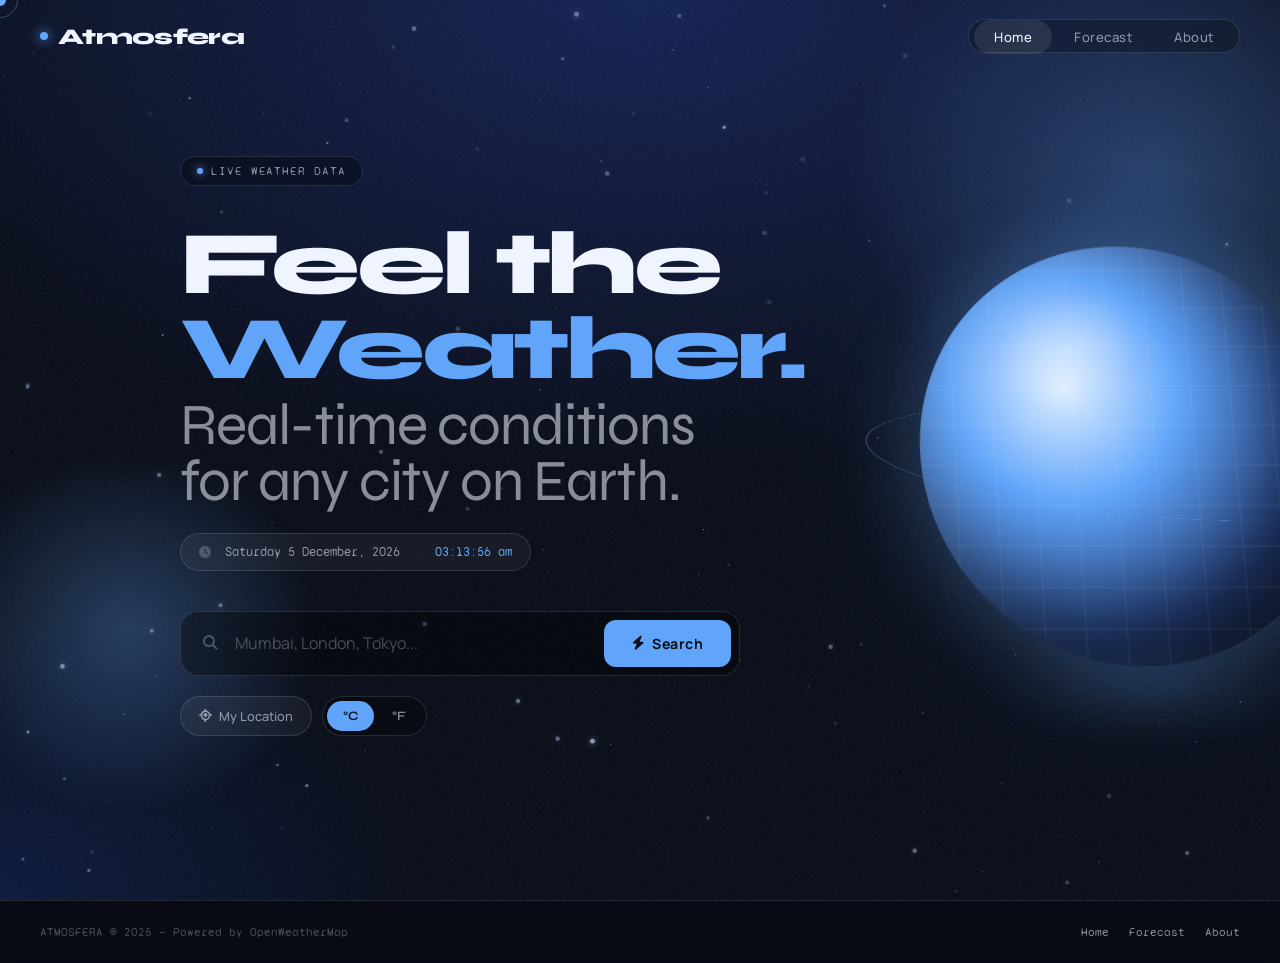
<file: index.html>
<!DOCTYPE html>
<html lang="en">
<head>
  <meta charset="UTF-8"/>
  <meta name="viewport" content="width=device-width, initial-scale=1.0"/>
  <meta name="description" content="Atmosfera — An immersive 3D weather experience"/>
  <title>Atmosfera — Weather</title>
  <link rel="preconnect" href="https://fonts.googleapis.com"/>
  <link rel="preconnect" href="https://fonts.gstatic.com" crossorigin/>
  <link href="https://fonts.googleapis.com/css2?family=Syne:wght@400;500;600;700;800&family=Syne+Mono&family=Manrope:wght@300;400;500;600&display=swap" rel="stylesheet"/>
  <link rel="stylesheet" href="https://cdnjs.cloudflare.com/ajax/libs/font-awesome/6.5.0/css/all.min.css"/>
  <link rel="stylesheet" href="css/style.css"/>
</head>
<body>

  <!-- Custom cursor -->
  <div class="cursor" id="cursor"></div>
  <div class="cursor-trail" id="cursorTrail"></div>

  <!-- Animated background -->
  <div class="bg-world">
    <div class="bg-layer bg-layer-1"></div>
    <div class="bg-layer bg-layer-2"></div>
  </div>
  <div class="bg-noise"></div>

  <!-- Particle canvas -->
  <canvas id="particle-canvas"></canvas>

  <!-- 3D floating orb -->
  <div class="scene-3d">
    <div class="orb-3d">
      <div class="orb-ring"></div>
      <div class="orb-ring orb-ring-2"></div>
      <div class="orb-sphere"></div>
      <div class="orb-shadow"></div>
    </div>
  </div>

  <!-- ===================== NAVBAR ===================== -->
  <nav class="navbar">
    <div class="nav-inner">
      <a href="index.html" class="nav-logo">
        <div class="nav-logo-dot"></div>
        Atmosfera
      </a>
      <ul class="nav-links">
        <li><a href="index.html" class="active">Home</a></li>
        <li><a href="forecast.html">Forecast</a></li>
        <li><a href="about.html">About</a></li>
      </ul>
      <div class="hamburger" id="hamburger" onclick="toggleMenu()">
        <span></span><span></span><span></span>
      </div>
    </div>
  </nav>
  <div class="mobile-menu" id="mobileMenu">
    <a href="index.html" class="active" onclick="toggleMenu()">Home</a>
    <a href="forecast.html" onclick="toggleMenu()">Forecast</a>
    <a href="about.html" onclick="toggleMenu()">About</a>
  </div>

  <!-- Loading overlay -->
  <div class="loading-overlay" id="loadingOverlay">
    <div class="loader-ring"></div>
    <p class="loader-text">FETCHING WEATHER DATA</p>
  </div>

  <!-- Error toast -->
  <div class="error-toast" id="errorToast"></div>

  <!-- ===================== MAIN PAGE ===================== -->
  <div class="page-wrapper">
    <main class="hero">
      <div class="container">
        <div class="hero-left">

          <!-- Status -->
          <div class="status-chip">
            <div class="status-dot"></div>
            LIVE WEATHER DATA
          </div>

          <!-- Headline -->
          <h1 class="hero-headline">
            Feel the
            <span class="line-2">Weather.</span>
            <span class="line-3">Real-time conditions for any city on Earth.</span>
          </h1>

          <!-- Clock -->
          <div class="datetime-pill">
            <i class="fas fa-clock" style="opacity:0.4; font-size:0.75rem;"></i>
            <span id="currentDate">—</span>
            <span style="opacity:0.3;">·</span>
            <span class="time-val" id="currentTime">—</span>
          </div>

          <!-- Search -->
          <div class="search-wrap">
            <div class="search-box">
              <div class="search-icon">
                <i class="fas fa-magnifying-glass"></i>
              </div>
              <input
                type="text"
                id="searchInput"
                class="search-input"
                placeholder="Mumbai, London, Tokyo..."
                aria-label="Search city"
              />
              <button class="search-btn" onclick="handleSearch('searchInput')">
                <i class="fas fa-bolt"></i> Search
              </button>
            </div>
          </div>

          <!-- Controls -->
          <div class="controls-row">
            <button class="ctrl-btn" onclick="getLocationWeather()">
              <i class="fas fa-location-crosshairs"></i> My Location
            </button>
            <div class="unit-pill">
              <button class="unit-opt active" data-unit="metric"   onclick="toggleUnit('metric')">°C</button>
              <button class="unit-opt"         data-unit="imperial" onclick="toggleUnit('imperial')">°F</button>
            </div>
          </div>

        </div>
      </div>
    </main>

    <!-- ===================== WEATHER RESULT PANEL ===================== -->
    <aside class="result-panel" id="resultPanel" aria-live="polite">

      <!-- Main hero card -->
      <div class="panel-card">
        <div class="panel-hero">
          <span class="panel-weather-icon" id="weatherIcon">☁️</span>
          <div class="panel-city"    id="weatherCity">—</div>
          <div class="panel-country" id="weatherCountry">—</div>
          <div class="panel-temp"    id="weatherTemp">—</div>
          <div class="panel-desc"    id="weatherDesc">—</div>
          <div class="panel-feels"   id="weatherFeels">—</div>
        </div>

        <!-- Stats 2x2 grid -->
        <div class="panel-stats">
          <div class="stat-cell">
            <span class="stat-emoji">💧</span>
            <div class="stat-info">
              <span class="stat-val"   id="weatherHumidity">—</span>
              <span class="stat-label">Humidity</span>
            </div>
          </div>
          <div class="stat-cell">
            <span class="stat-emoji">💨</span>
            <div class="stat-info">
              <span class="stat-val"   id="weatherWind">—</span>
              <span class="stat-label">Wind</span>
            </div>
          </div>
          <div class="stat-cell">
            <span class="stat-emoji">🌡️</span>
            <div class="stat-info">
              <span class="stat-val"   id="weatherPressure">—</span>
              <span class="stat-label">Pressure</span>
            </div>
          </div>
          <div class="stat-cell">
            <span class="stat-emoji">👁️</span>
            <div class="stat-info">
              <span class="stat-val"   id="weatherVisibility">—</span>
              <span class="stat-label">Visibility</span>
            </div>
          </div>
        </div>

        <!-- Sunrise / Sunset -->
        <div class="sun-row">
          <div class="sun-cell">
            <span class="sun-ico">🌅</span>
            <div>
              <span class="sun-lbl">Sunrise</span>
              <span class="sun-val" id="weatherSunrise">—</span>
            </div>
          </div>
          <div class="sun-cell">
            <span class="sun-ico">🌇</span>
            <div>
              <span class="sun-lbl">Sunset</span>
              <span class="sun-val" id="weatherSunset">—</span>
            </div>
          </div>
        </div>
      </div>

      <!-- Forecast CTA -->
      <a href="forecast.html" class="forecast-link-btn">
        <i class="fas fa-calendar-week"></i> View 5-Day Forecast
      </a>

    </aside>

    <footer>
      <p>ATMOSFERA © 2025 — Powered by OpenWeatherMap</p>
      <div class="footer-links">
        <a href="index.html">Home</a>
        <a href="forecast.html">Forecast</a>
        <a href="about.html">About</a>
      </div>
    </footer>
  </div>

  <script src="js/script.js"></script>
</body>
</html>
</file>
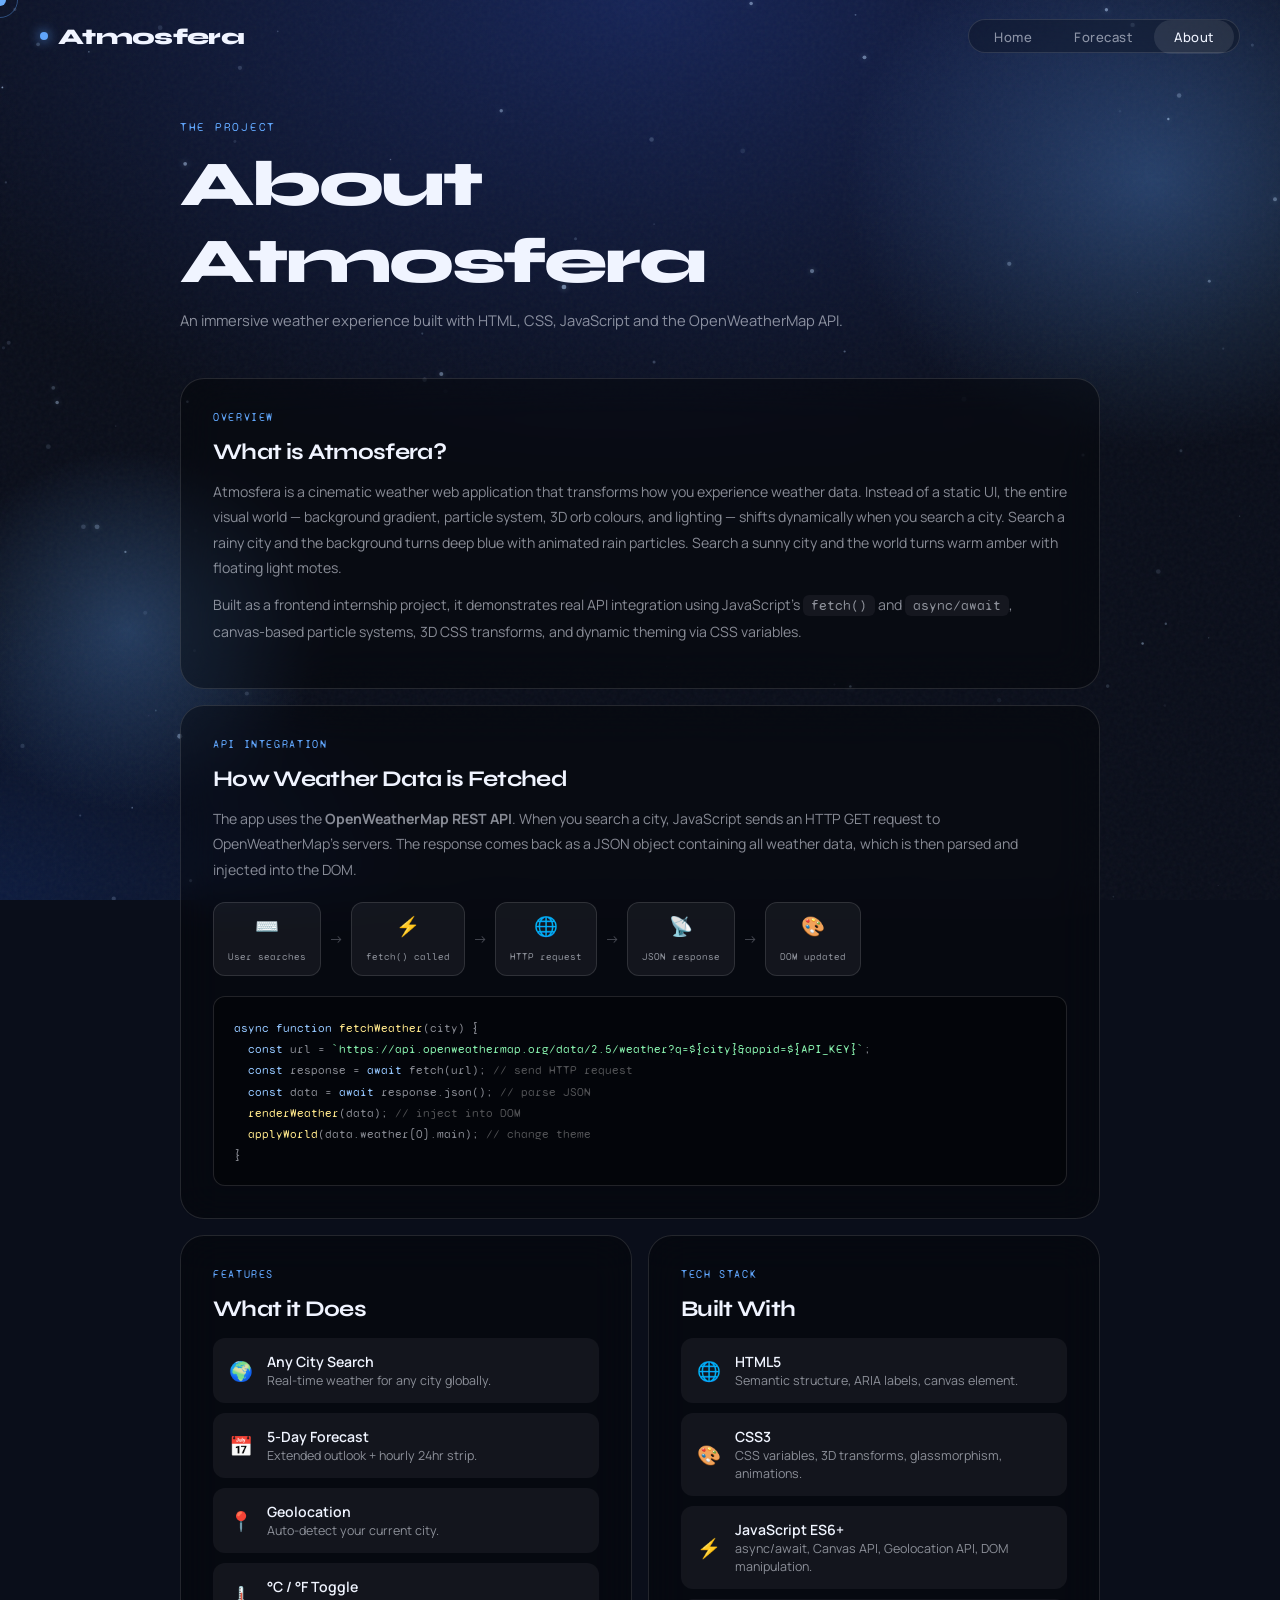
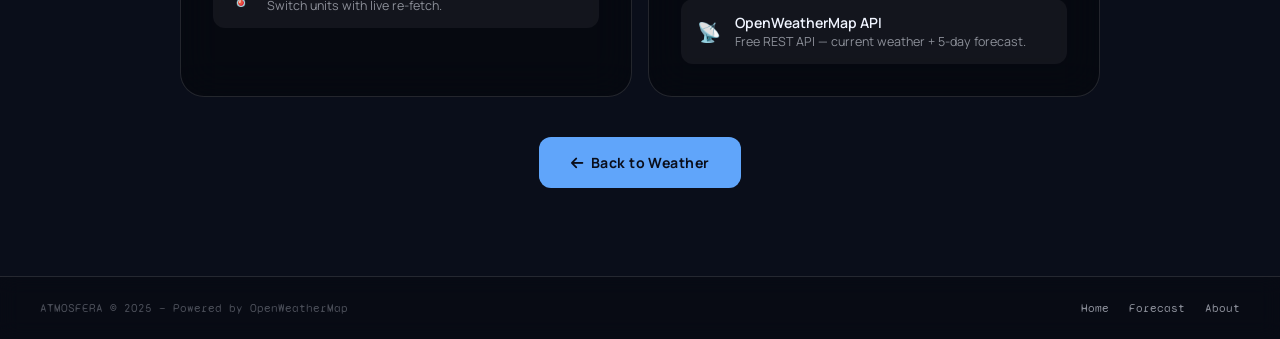
<file: about.html>
<!DOCTYPE html>
<html lang="en">
<head>
  <meta charset="UTF-8"/><meta name="viewport" content="width=device-width, initial-scale=1.0"/>
  <title>About — Atmosfera</title>
  <link rel="preconnect" href="https://fonts.googleapis.com"/><link rel="preconnect" href="https://fonts.gstatic.com" crossorigin/>
  <link href="https://fonts.googleapis.com/css2?family=Syne:wght@400;500;600;700;800&family=Syne+Mono&family=Manrope:wght@300;400;500;600&display=swap" rel="stylesheet"/>
  <link rel="stylesheet" href="https://cdnjs.cloudflare.com/ajax/libs/font-awesome/6.5.0/css/all.min.css"/>
  <link rel="stylesheet" href="css/style.css"/>
</head>
<body>
  <div class="cursor" id="cursor"></div>
  <div class="cursor-trail" id="cursorTrail"></div>
  <div class="bg-world"><div class="bg-layer bg-layer-1"></div><div class="bg-layer bg-layer-2"></div></div>
  <div class="bg-noise"></div>
  <canvas id="particle-canvas"></canvas>

  <nav class="navbar">
    <div class="nav-inner">
      <a href="index.html" class="nav-logo"><div class="nav-logo-dot"></div>Atmosfera</a>
      <ul class="nav-links">
        <li><a href="index.html">Home</a></li>
        <li><a href="forecast.html">Forecast</a></li>
        <li><a href="about.html" class="active">About</a></li>
      </ul>
      <div class="hamburger" id="hamburger" onclick="toggleMenu()"><span></span><span></span><span></span></div>
    </div>
  </nav>
  <div class="mobile-menu" id="mobileMenu">
    <a href="index.html" onclick="toggleMenu()">Home</a>
    <a href="forecast.html" onclick="toggleMenu()">Forecast</a>
    <a href="about.html" class="active" onclick="toggleMenu()">About</a>
  </div>
  <div class="error-toast" id="errorToast"></div>

  <div class="page-wrapper">
    <main>
      <div class="container">
        <section class="about-page">

          <div class="page-title-block">
            <span class="page-eyebrow">THE PROJECT</span>
            <h1 class="page-title">About<br/>Atmosfera</h1>
            <p class="page-sub">An immersive weather experience built with HTML, CSS, JavaScript and the OpenWeatherMap API.</p>
          </div>

          <div class="about-grid">

            <!-- What is it -->
            <div class="about-card wide">
              <span class="about-card-tag">OVERVIEW</span>
              <h2>What is Atmosfera?</h2>
              <p>Atmosfera is a cinematic weather web application that transforms how you experience weather data. Instead of a static UI, the entire visual world — background gradient, particle system, 3D orb colours, and lighting — shifts dynamically when you search a city. Search a rainy city and the background turns deep blue with animated rain particles. Search a sunny city and the world turns warm amber with floating light motes.</p>
              <p>Built as a frontend internship project, it demonstrates real API integration using JavaScript's <code style="background:var(--glass);padding:2px 8px;border-radius:6px;font-family:var(--font-mono);">fetch()</code> and <code style="background:var(--glass);padding:2px 8px;border-radius:6px;font-family:var(--font-mono);">async/await</code>, canvas-based particle systems, 3D CSS transforms, and dynamic theming via CSS variables.</p>
            </div>

            <!-- How API works -->
            <div class="about-card wide">
              <span class="about-card-tag">API INTEGRATION</span>
              <h2>How Weather Data is Fetched</h2>
              <p>The app uses the <strong>OpenWeatherMap REST API</strong>. When you search a city, JavaScript sends an HTTP GET request to OpenWeatherMap's servers. The response comes back as a JSON object containing all weather data, which is then parsed and injected into the DOM.</p>

              <div class="api-flow">
                <div class="flow-node"><span class="flow-node-ico">⌨️</span><span class="flow-node-lbl">User searches</span></div>
                <span class="flow-arrow">→</span>
                <div class="flow-node"><span class="flow-node-ico">⚡</span><span class="flow-node-lbl">fetch() called</span></div>
                <span class="flow-arrow">→</span>
                <div class="flow-node"><span class="flow-node-ico">🌐</span><span class="flow-node-lbl">HTTP request</span></div>
                <span class="flow-arrow">→</span>
                <div class="flow-node"><span class="flow-node-ico">📡</span><span class="flow-node-lbl">JSON response</span></div>
                <span class="flow-arrow">→</span>
                <div class="flow-node"><span class="flow-node-ico">🎨</span><span class="flow-node-lbl">DOM updated</span></div>
              </div>

              <div class="code-block">
<span class="code-keyword">async function</span> <span class="code-fn">fetchWeather</span>(city) {<br/>
&nbsp;&nbsp;<span class="code-keyword">const</span> url = <span class="code-str">`https://api.openweathermap.org/data/2.5/weather?q=${city}&appid=${API_KEY}`</span>;<br/>
&nbsp;&nbsp;<span class="code-keyword">const</span> response = <span class="code-keyword">await</span> fetch(url); <span class="code-comment">// send HTTP request</span><br/>
&nbsp;&nbsp;<span class="code-keyword">const</span> data = <span class="code-keyword">await</span> response.json(); <span class="code-comment">// parse JSON</span><br/>
&nbsp;&nbsp;<span class="code-fn">renderWeather</span>(data); <span class="code-comment">// inject into DOM</span><br/>
&nbsp;&nbsp;<span class="code-fn">applyWorld</span>(data.weather[0].main); <span class="code-comment">// change theme</span><br/>
}
              </div>
            </div>

            <!-- Features -->
            <div class="about-card">
              <span class="about-card-tag">FEATURES</span>
              <h2>What it Does</h2>
              <div class="tech-row">
                <div class="tech-item"><span class="tech-ico">🌍</span><div><span class="tech-name">Any City Search</span><span class="tech-desc">Real-time weather for any city globally.</span></div></div>
                <div class="tech-item"><span class="tech-ico">📅</span><div><span class="tech-name">5-Day Forecast</span><span class="tech-desc">Extended outlook + hourly 24hr strip.</span></div></div>
                <div class="tech-item"><span class="tech-ico">📍</span><div><span class="tech-name">Geolocation</span><span class="tech-desc">Auto-detect your current city.</span></div></div>
                <div class="tech-item"><span class="tech-ico">🌡️</span><div><span class="tech-name">°C / °F Toggle</span><span class="tech-desc">Switch units with live re-fetch.</span></div></div>
              </div>
            </div>

            <!-- Tech stack -->
            <div class="about-card">
              <span class="about-card-tag">TECH STACK</span>
              <h2>Built With</h2>
              <div class="tech-row">
                <div class="tech-item"><span class="tech-ico">🌐</span><div><span class="tech-name">HTML5</span><span class="tech-desc">Semantic structure, ARIA labels, canvas element.</span></div></div>
                <div class="tech-item"><span class="tech-ico">🎨</span><div><span class="tech-name">CSS3</span><span class="tech-desc">CSS variables, 3D transforms, glassmorphism, animations.</span></div></div>
                <div class="tech-item"><span class="tech-ico">⚡</span><div><span class="tech-name">JavaScript ES6+</span><span class="tech-desc">async/await, Canvas API, Geolocation API, DOM manipulation.</span></div></div>
                <div class="tech-item"><span class="tech-ico">📡</span><div><span class="tech-name">OpenWeatherMap API</span><span class="tech-desc">Free REST API — current weather + 5-day forecast.</span></div></div>
              </div>
            </div>

          </div>

          <div style="text-align:center;margin-top:32px;">
            <a href="index.html" class="search-btn" style="display:inline-flex;text-decoration:none;padding:16px 32px;">
              <i class="fas fa-arrow-left"></i> Back to Weather
            </a>
          </div>

        </section>
      </div>
    </main>

    <footer>
      <p>ATMOSFERA © 2025 — Powered by OpenWeatherMap</p>
      <div class="footer-links">
        <a href="index.html">Home</a><a href="forecast.html">Forecast</a><a href="about.html">About</a>
      </div>
    </footer>
  </div>

  <script src="js/script.js"></script>
</body>
</html>
</file>
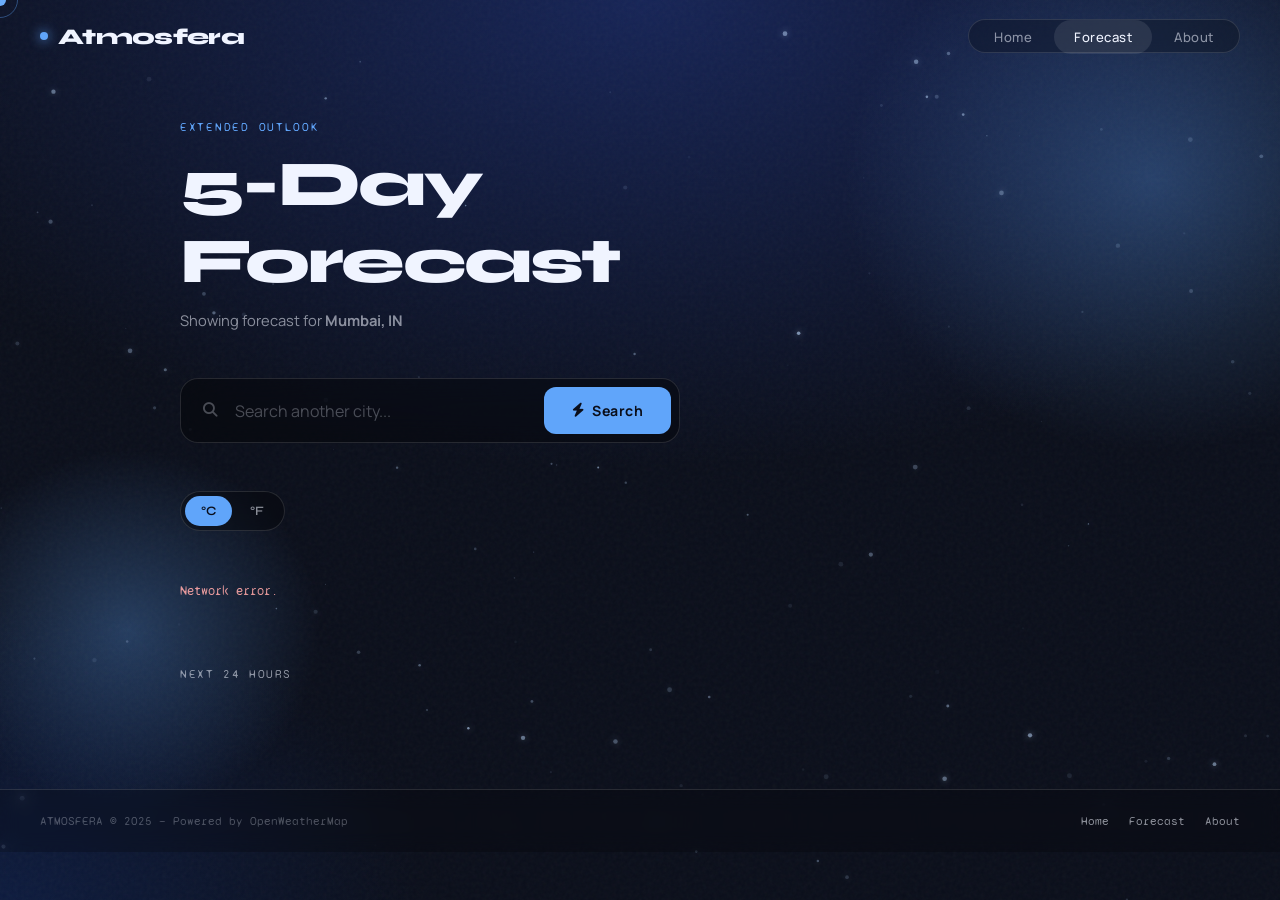
<file: forecast.html>
<!DOCTYPE html>
<html lang="en">
<head>
  <meta charset="UTF-8"/><meta name="viewport" content="width=device-width, initial-scale=1.0"/>
  <title>Forecast — Atmosfera</title>
  <link rel="preconnect" href="https://fonts.googleapis.com"/><link rel="preconnect" href="https://fonts.gstatic.com" crossorigin/>
  <link href="https://fonts.googleapis.com/css2?family=Syne:wght@400;500;600;700;800&family=Syne+Mono&family=Manrope:wght@300;400;500;600&display=swap" rel="stylesheet"/>
  <link rel="stylesheet" href="https://cdnjs.cloudflare.com/ajax/libs/font-awesome/6.5.0/css/all.min.css"/>
  <link rel="stylesheet" href="css/style.css"/>
</head>
<body>
  <div class="cursor" id="cursor"></div>
  <div class="cursor-trail" id="cursorTrail"></div>
  <div class="bg-world"><div class="bg-layer bg-layer-1"></div><div class="bg-layer bg-layer-2"></div></div>
  <div class="bg-noise"></div>
  <canvas id="particle-canvas"></canvas>

  <nav class="navbar">
    <div class="nav-inner">
      <a href="index.html" class="nav-logo"><div class="nav-logo-dot"></div>Atmosfera</a>
      <ul class="nav-links">
        <li><a href="index.html">Home</a></li>
        <li><a href="forecast.html" class="active">Forecast</a></li>
        <li><a href="about.html">About</a></li>
      </ul>
      <div class="hamburger" id="hamburger" onclick="toggleMenu()"><span></span><span></span><span></span></div>
    </div>
  </nav>
  <div class="mobile-menu" id="mobileMenu">
    <a href="index.html" onclick="toggleMenu()">Home</a>
    <a href="forecast.html" class="active" onclick="toggleMenu()">Forecast</a>
    <a href="about.html" onclick="toggleMenu()">About</a>
  </div>

  <div class="loading-overlay" id="loadingOverlay"><div class="loader-ring"></div><p class="loader-text">FETCHING FORECAST</p></div>
  <div class="error-toast" id="errorToast"></div>

  <div class="page-wrapper">
    <main>
      <div class="container">
        <section class="forecast-page">

          <div class="page-title-block">
            <span class="page-eyebrow">EXTENDED OUTLOOK</span>
            <h1 class="page-title">5-Day<br/>Forecast</h1>
            <p class="page-sub">Showing forecast for <strong id="forecastCityLabel">Mumbai, IN</strong></p>
          </div>

          <!-- Search -->
          <div class="forecast-search-row">
            <div class="search-box">
              <div class="search-icon"><i class="fas fa-magnifying-glass"></i></div>
              <input type="text" id="forecastSearchInput" class="search-input" placeholder="Search another city..." aria-label="Search city"/>
              <button class="search-btn" onclick="handleForecastSearch()">
                <i class="fas fa-bolt"></i> Search
              </button>
            </div>
          </div>

          <!-- Unit toggle -->
          <div style="margin-bottom:32px;">
            <div class="unit-pill" style="display:inline-flex;">
              <button class="unit-opt active" data-unit="metric"   onclick="toggleUnit('metric')">°C</button>
              <button class="unit-opt"         data-unit="imperial" onclick="toggleUnit('imperial')">°F</button>
            </div>
          </div>

          <!-- Loading -->
          <div class="forecast-loading" id="forecastLoading">
            <div class="loader-ring"></div>
            <p>LOADING FORECAST DATA</p>
          </div>

          <!-- Error -->
          <p id="forecastError" style="display:none;color:rgba(252,165,165,0.9);font-family:var(--font-mono);font-size:0.82rem;padding:20px 0;"></p>

          <!-- 5-day grid -->
          <div class="forecast-grid" id="forecastGrid"></div>

          <!-- Hourly -->
          <span class="section-label">NEXT 24 HOURS</span>
          <div class="hourly-strip" id="hourlyRow"></div>

        </section>
      </div>
    </main>

    <footer>
      <p>ATMOSFERA © 2025 — Powered by OpenWeatherMap</p>
      <div class="footer-links">
        <a href="index.html">Home</a><a href="forecast.html">Forecast</a><a href="about.html">About</a>
      </div>
    </footer>
  </div>

  <script src="js/script.js"></script>
</body>
</html>
</file>
<file: css/style.css>
/* ============================================
   ATMOSFERA — 3D Weather Experience
   Design: Cinematic 3D, floating particles,
   depth layers, immersive weather worlds
   ============================================ */

@import url('https://fonts.googleapis.com/css2?family=Syne:wght@400;500;600;700;800&family=Syne+Mono&family=Manrope:wght@300;400;500;600&display=swap');

/* ============================================
   CSS Variables
   ============================================ */
:root {
  --font-display: 'Syne', sans-serif;
  --font-mono:    'Syne Mono', monospace;
  --font-body:    'Manrope', sans-serif;

  /* Weather world colors — change via JS */
  --sky-1:   #0a0e1a;
  --sky-2:   #0d1b3e;
  --sky-3:   #162456;
  --glow:    rgba(96,165,250,0.3);
  --accent:  #60a5fa;
  --accent2: #93c5fd;
  --particle:#bfdbfe;

  --text:       #f0f4ff;
  --text-sub:   rgba(240,244,255,0.55);
  --text-dim:   rgba(240,244,255,0.28);
  --glass:      rgba(255,255,255,0.05);
  --glass-2:    rgba(255,255,255,0.09);
  --glass-border: rgba(255,255,255,0.12);

  --transition: 0.4s cubic-bezier(0.16,1,0.3,1);
  --nav-h: 72px;
}

/* Weather worlds */
body.world-sunny {
  --sky-1:   #7c2d12;
  --sky-2:   #c2410c;
  --sky-3:   #ea580c;
  --glow:    rgba(251,146,60,0.4);
  --accent:  #fb923c;
  --accent2: #fcd34d;
  --particle:#fed7aa;
}
body.world-clear-night {
  --sky-1:   #020617;
  --sky-2:   #0f172a;
  --sky-3:   #1e1b4b;
  --glow:    rgba(167,139,250,0.3);
  --accent:  #a78bfa;
  --accent2: #c4b5fd;
  --particle:#ede9fe;
}
body.world-rain {
  --sky-1:   #0c1445;
  --sky-2:   #0f172a;
  --sky-3:   #1e3a5f;
  --glow:    rgba(59,130,246,0.3);
  --accent:  #3b82f6;
  --accent2: #93c5fd;
  --particle:#bfdbfe;
}
body.world-storm {
  --sky-1:   #09090b;
  --sky-2:   #18181b;
  --sky-3:   #3f1d6a;
  --glow:    rgba(168,85,247,0.4);
  --accent:  #a855f7;
  --accent2: #e879f9;
  --particle:#f0abfc;
}
body.world-snow {
  --sky-1:   #0f172a;
  --sky-2:   #1e3a5f;
  --sky-3:   #2563eb;
  --glow:    rgba(186,230,253,0.3);
  --accent:  #bae6fd;
  --accent2: #e0f2fe;
  --particle:#f0f9ff;
}
body.world-clouds {
  --sky-1:   #111827;
  --sky-2:   #1f2937;
  --sky-3:   #374151;
  --glow:    rgba(156,163,175,0.2);
  --accent:  #9ca3af;
  --accent2: #d1d5db;
  --particle:#e5e7eb;
}
body.world-haze {
  --sky-1:   #1c1917;
  --sky-2:   #292524;
  --sky-3:   #44403c;
  --glow:    rgba(217,119,6,0.2);
  --accent:  #d97706;
  --accent2: #fbbf24;
  --particle:#fde68a;
}

/* ============================================
   Reset & Base
   ============================================ */
*, *::before, *::after { margin:0; padding:0; box-sizing:border-box; }
html { scroll-behavior:smooth; overflow-x:hidden; }

body {
  font-family: var(--font-body);
  background: var(--sky-1);
  color: var(--text);
  min-height: 100vh;
  overflow-x: hidden;
  transition: background 1.2s ease, --sky-1 1.2s, --sky-2 1.2s, --sky-3 1.2s;
  cursor: none;
}

a { text-decoration:none; color:inherit; }
ul { list-style:none; }
button { cursor:none; font-family:var(--font-body); }
input  { font-family:var(--font-body); }

/* ============================================
   Custom Cursor
   ============================================ */
.cursor {
  position: fixed;
  width: 12px; height: 12px;
  background: var(--accent);
  border-radius: 50%;
  pointer-events: none;
  z-index: 9999;
  transform: translate(-50%,-50%);
  transition: transform 0.1s ease, width 0.3s ease, height 0.3s ease, opacity 0.3s ease;
  mix-blend-mode: screen;
}

.cursor-trail {
  position: fixed;
  width: 36px; height: 36px;
  border: 1px solid var(--accent);
  border-radius: 50%;
  pointer-events: none;
  z-index: 9998;
  transform: translate(-50%,-50%);
  transition: transform 0.18s ease, left 0.18s ease, top 0.18s ease;
  opacity: 0.4;
}

body:hover .cursor { opacity: 1; }

/* ============================================
   Animated Background — 3-layer mesh
   ============================================ */
.bg-world {
  position: fixed;
  inset: 0;
  z-index: 0;
  overflow: hidden;
  transition: background 1.2s ease;
}

.bg-layer {
  position: absolute;
  inset: 0;
}

.bg-layer-1 {
  background: radial-gradient(ellipse 100% 80% at 50% 0%, var(--sky-3) 0%, transparent 65%),
              radial-gradient(ellipse 60% 60% at 0% 100%, var(--sky-2) 0%, transparent 55%),
              var(--sky-1);
  transition: all 1.2s ease;
}

.bg-layer-2 {
  background: radial-gradient(ellipse 40% 50% at 90% 20%, var(--glow) 0%, transparent 60%),
              radial-gradient(ellipse 30% 40% at 10% 70%, var(--glow) 0%, transparent 50%);
  animation: glowPulse 6s ease-in-out infinite;
  transition: all 1.2s ease;
}

@keyframes glowPulse {
  0%,100% { opacity:1; transform: scale(1); }
  50%     { opacity:0.6; transform: scale(1.05); }
}

/* Noise texture overlay */
.bg-noise {
  position: fixed;
  inset: 0;
  z-index: 1;
  opacity: 0.04;
  pointer-events: none;
  background-image: url("data:image/svg+xml,%3Csvg viewBox='0 0 256 256' xmlns='http://www.w3.org/2000/svg'%3E%3Cfilter id='noise'%3E%3CfeTurbulence type='fractalNoise' baseFrequency='0.9' numOctaves='4' stitchTiles='stitch'/%3E%3C/filter%3E%3Crect width='100%25' height='100%25' filter='url(%23noise)' opacity='1'/%3E%3C/svg%3E");
}

/* ============================================
   Particle System
   ============================================ */
#particle-canvas {
  position: fixed;
  inset: 0;
  z-index: 2;
  pointer-events: none;
  opacity: 0.7;
}

/* ============================================
   3D Scene Container
   ============================================ */
.scene-3d {
  position: fixed;
  inset: 0;
  z-index: 3;
  pointer-events: none;
  perspective: 1200px;
  perspective-origin: 50% 40%;
}

/* Floating 3D orb — the weather "planet" */
.orb-3d {
  position: absolute;
  width: 420px; height: 420px;
  right: -60px; top: 50%;
  transform: translateY(-50%) rotateY(0deg) rotateX(10deg);
  transform-style: preserve-3d;
  animation: orbFloat 8s ease-in-out infinite, orbSpin 30s linear infinite;
  pointer-events: none;
}

@keyframes orbFloat {
  0%,100% { transform: translateY(-50%) rotateX(10deg) translateZ(0); }
  50%     { transform: translateY(calc(-50% - 24px)) rotateX(10deg) translateZ(30px); }
}

@keyframes orbSpin {
  from { --orb-r: 0deg; }
  to   { --orb-r: 360deg; }
}

.orb-sphere {
  width: 100%; height: 100%;
  border-radius: 50%;
  background: radial-gradient(circle at 35% 35%,
    color-mix(in srgb, var(--accent2) 30%, white 70%) 0%,
    var(--accent) 30%,
    color-mix(in srgb, var(--sky-3) 80%, var(--accent) 20%) 65%,
    var(--sky-1) 100%
  );
  box-shadow:
    inset -40px -40px 80px rgba(0,0,0,0.5),
    inset 20px 20px 60px rgba(255,255,255,0.08),
    0 0 80px var(--glow),
    0 0 160px color-mix(in srgb, var(--glow) 50%, transparent);
  position: relative;
  overflow: hidden;
  transition: all 1.2s ease;
}

/* Grid lines on orb */
.orb-sphere::before {
  content: '';
  position: absolute;
  inset: -20%;
  background-image:
    repeating-linear-gradient(0deg, transparent, transparent 38px, rgba(255,255,255,0.04) 38px, rgba(255,255,255,0.04) 40px),
    repeating-linear-gradient(90deg, transparent, transparent 38px, rgba(255,255,255,0.04) 38px, rgba(255,255,255,0.04) 40px);
  border-radius: 50%;
  animation: orbGridSpin 40s linear infinite;
}

@keyframes orbGridSpin {
  from { transform: rotate(0deg) translateX(5%); }
  to   { transform: rotate(360deg) translateX(5%); }
}

/* Shine on orb */
.orb-sphere::after {
  content: '';
  position: absolute;
  top: 12%; left: 18%;
  width: 36%; height: 28%;
  background: radial-gradient(ellipse, rgba(255,255,255,0.25) 0%, transparent 70%);
  border-radius: 50%;
  transform: rotate(-25deg);
}

/* Orb ring */
.orb-ring {
  position: absolute;
  inset: -12%;
  border-radius: 50%;
  border: 1px solid color-mix(in srgb, var(--accent) 30%, transparent);
  animation: orbRingSpin 20s linear infinite;
  transform-style: preserve-3d;
  transform: rotateX(72deg);
}

@keyframes orbRingSpin {
  from { transform: rotateX(72deg) rotateZ(0deg); }
  to   { transform: rotateX(72deg) rotateZ(360deg); }
}

.orb-ring-2 {
  animation-duration: 14s;
  animation-direction: reverse;
  border-color: color-mix(in srgb, var(--accent2) 20%, transparent);
  transform: rotateX(72deg) rotateZ(45deg);
}

/* Glow beneath orb */
.orb-shadow {
  position: absolute;
  bottom: -8%;
  left: 50%;
  transform: translateX(-50%);
  width: 70%; height: 30px;
  background: radial-gradient(ellipse, var(--glow) 0%, transparent 70%);
  filter: blur(20px);
  animation: orbFloat 8s ease-in-out infinite;
  transition: all 1.2s ease;
}

/* ============================================
   Navigation
   ============================================ */
.navbar {
  position: fixed;
  top: 0; left: 0; right: 0;
  height: var(--nav-h);
  z-index: 100;
  display: flex;
  align-items: center;
}

.nav-inner {
  display: flex;
  align-items: center;
  justify-content: space-between;
  width: 100%;
  padding: 0 40px;
}

.nav-logo {
  font-family: var(--font-display);
  font-size: 1.4rem;
  font-weight: 800;
  letter-spacing: -0.03em;
  color: var(--text);
  display: flex;
  align-items: center;
  gap: 10px;
}

.nav-logo-dot {
  width: 8px; height: 8px;
  border-radius: 50%;
  background: var(--accent);
  box-shadow: 0 0 12px var(--accent);
  animation: dotPulse 2s ease-in-out infinite;
}

@keyframes dotPulse {
  0%,100% { transform:scale(1); box-shadow: 0 0 12px var(--accent); }
  50%     { transform:scale(1.4); box-shadow: 0 0 20px var(--accent); }
}

.nav-links {
  display: flex;
  align-items: center;
  gap: 2px;
  background: rgba(0,0,0,0.25);
  border: 1px solid var(--glass-border);
  padding: 5px;
  border-radius: 100px;
  backdrop-filter: blur(20px);
}

.nav-links a {
  padding: 8px 20px;
  border-radius: 100px;
  font-size: 0.82rem;
  font-weight: 500;
  color: var(--text-sub);
  transition: all 0.25s ease;
  letter-spacing: 0.04em;
}

.nav-links a:hover, .nav-links a.active {
  background: var(--glass-2);
  color: var(--text);
}

/* Hamburger */
.hamburger { display:none; flex-direction:column; gap:5px; cursor:none; padding:4px; }
.hamburger span { display:block; width:22px; height:1.5px; background:var(--text); transition:all 0.25s ease; }
.hamburger.open span:nth-child(1) { transform:translateY(6.5px) rotate(45deg); }
.hamburger.open span:nth-child(2) { opacity:0; }
.hamburger.open span:nth-child(3) { transform:translateY(-6.5px) rotate(-45deg); }

.mobile-menu {
  display:none; position:fixed;
  top:var(--nav-h); left:0; right:0;
  background:rgba(0,0,0,0.7);
  backdrop-filter:blur(30px);
  padding:20px 24px;
  z-index:99;
  flex-direction:column;
  gap:4px;
  border-bottom:1px solid var(--glass-border);
}
.mobile-menu.open { display:flex; }
.mobile-menu a {
  display:block; padding:12px 16px;
  border-radius:10px; font-size:0.9rem; font-weight:500;
  color:var(--text-sub); transition:all 0.25s ease;
}
.mobile-menu a:hover, .mobile-menu a.active {
  background:var(--glass-2); color:var(--text);
}

/* ============================================
   Main Layout
   ============================================ */
.page-wrapper {
  position: relative;
  z-index: 10;
  min-height: 100vh;
  display: flex;
  flex-direction: column;
}

.container {
  max-width: 1000px;
  margin: 0 auto;
  padding: 0 40px;
  width: 100%;
}

/* ============================================
   Hero Section
   ============================================ */
.hero {
  flex: 1;
  display: flex;
  align-items: center;
  min-height: 100vh;
  padding-top: var(--nav-h);
  padding-bottom: 80px;
}

.hero-left {
  max-width: 560px;
  position: relative;
  z-index: 10;
}

/* Status chip */
.status-chip {
  display: inline-flex;
  align-items: center;
  gap: 8px;
  padding: 7px 16px;
  background: rgba(0,0,0,0.3);
  border: 1px solid var(--glass-border);
  border-radius: 100px;
  font-family: var(--font-mono);
  font-size: 0.72rem;
  color: var(--text-sub);
  letter-spacing: 0.08em;
  margin-bottom: 36px;
  backdrop-filter: blur(10px);
  animation: fadeSlideUp 0.6s 0.1s ease both;
}

.status-dot {
  width: 6px; height: 6px;
  background: var(--accent);
  border-radius: 50%;
  box-shadow: 0 0 8px var(--accent);
  animation: dotPulse 2s ease-in-out infinite;
}

/* Big headline */
.hero-headline {
  font-family: var(--font-display);
  font-size: clamp(3.2rem, 7vw, 5.6rem);
  font-weight: 800;
  line-height: 0.95;
  letter-spacing: -0.04em;
  color: var(--text);
  margin-bottom: 24px;
  animation: fadeSlideUp 0.6s 0.2s ease both;
}

.hero-headline .line-2 {
  color: var(--accent);
  display: block;
}

.hero-headline .line-3 {
  color: var(--text-sub);
  font-weight: 400;
  display: block;
  font-size: 0.65em;
  letter-spacing: -0.02em;
  margin-top: 6px;
}

/* Datetime pill */
.datetime-pill {
  display: inline-flex;
  align-items: center;
  gap: 14px;
  padding: 10px 18px;
  background: var(--glass);
  border: 1px solid var(--glass-border);
  border-radius: 100px;
  backdrop-filter: blur(12px);
  font-family: var(--font-mono);
  font-size: 0.8rem;
  color: var(--text-sub);
  margin-bottom: 40px;
  animation: fadeSlideUp 0.6s 0.3s ease both;
}

.datetime-pill .time-val {
  color: var(--accent);
  font-weight: 500;
}

/* Search */
.search-wrap {
  animation: fadeSlideUp 0.6s 0.4s ease both;
  margin-bottom: 20px;
}

.search-box {
  display: flex;
  gap: 0;
  background: rgba(0,0,0,0.35);
  border: 1px solid var(--glass-border);
  border-radius: 18px;
  backdrop-filter: blur(20px);
  overflow: hidden;
  transition: border-color 0.3s ease, box-shadow 0.3s ease;
}

.search-box:focus-within {
  border-color: var(--accent);
  box-shadow: 0 0 0 3px color-mix(in srgb, var(--accent) 15%, transparent);
}

.search-icon {
  display: flex;
  align-items: center;
  padding: 0 18px 0 22px;
  color: var(--text-dim);
  font-size: 0.9rem;
  flex-shrink: 0;
}

.search-input {
  flex: 1;
  padding: 18px 0;
  background: transparent;
  border: none;
  outline: none;
  font-size: 1rem;
  font-weight: 400;
  color: var(--text);
  min-width: 0;
}

.search-input::placeholder { color: var(--text-dim); }

.search-btn {
  padding: 14px 28px;
  margin: 8px;
  background: var(--accent);
  color: var(--sky-1);
  border: none;
  border-radius: 12px;
  font-size: 0.88rem;
  font-weight: 700;
  display: flex;
  align-items: center;
  gap: 8px;
  transition: all 0.25s ease;
  flex-shrink: 0;
  letter-spacing: 0.03em;
}

.search-btn:hover {
  filter: brightness(1.15);
  transform: scale(1.02);
}

/* Controls row */
.controls-row {
  display: flex;
  align-items: center;
  gap: 10px;
  flex-wrap: wrap;
  animation: fadeSlideUp 0.6s 0.5s ease both;
}

.ctrl-btn {
  display: flex;
  align-items: center;
  gap: 7px;
  padding: 10px 18px;
  background: var(--glass);
  border: 1px solid var(--glass-border);
  border-radius: 100px;
  font-size: 0.8rem;
  font-weight: 500;
  color: var(--text-sub);
  backdrop-filter: blur(10px);
  transition: all 0.25s ease;
  cursor: none;
}

.ctrl-btn:hover {
  background: var(--glass-2);
  color: var(--text);
  border-color: color-mix(in srgb, var(--accent) 40%, transparent);
}

.unit-pill {
  display: flex;
  align-items: center;
  gap: 2px;
  background: rgba(0,0,0,0.3);
  border: 1px solid var(--glass-border);
  border-radius: 100px;
  padding: 4px;
  backdrop-filter: blur(10px);
}

.unit-opt {
  padding: 7px 16px;
  border-radius: 100px;
  font-size: 0.8rem;
  font-weight: 600;
  color: var(--text-sub);
  border: none;
  background: transparent;
  cursor: none;
  transition: all 0.25s ease;
  font-family: var(--font-display);
}

.unit-opt.active {
  background: var(--accent);
  color: var(--sky-1);
}

/* ============================================
   Loading State
   ============================================ */
.loading-overlay {
  display: none;
  position: fixed;
  inset: 0;
  z-index: 200;
  background: rgba(0,0,0,0.6);
  backdrop-filter: blur(10px);
  align-items: center;
  justify-content: center;
  flex-direction: column;
  gap: 24px;
}

.loading-overlay.visible { display: flex; }

.loader-ring {
  width: 64px; height: 64px;
  border: 2px solid rgba(255,255,255,0.1);
  border-top-color: var(--accent);
  border-radius: 50%;
  animation: spin 0.8s linear infinite;
}

@keyframes spin { to { transform:rotate(360deg); } }

.loader-text {
  font-family: var(--font-mono);
  font-size: 0.82rem;
  color: var(--text-sub);
  letter-spacing: 0.1em;
}

/* ============================================
   Weather Result Panel
   ============================================ */
.result-panel {
  display: none;
  position: fixed;
  top: 0; right: 0;
  width: min(480px, 100vw);
  height: 100vh;
  z-index: 50;
  overflow-y: auto;
  padding: calc(var(--nav-h) + 20px) 24px 40px;
  scrollbar-width: none;
  animation: panelSlideIn 0.6s cubic-bezier(0.16,1,0.3,1) both;
}

.result-panel::-webkit-scrollbar { display:none; }
.result-panel.visible { display: block; }

@keyframes panelSlideIn {
  from { opacity:0; transform:translateX(60px); }
  to   { opacity:1; transform:translateX(0); }
}

/* Panel glass card */
.panel-card {
  background: rgba(0,0,0,0.4);
  border: 1px solid var(--glass-border);
  border-radius: 24px;
  backdrop-filter: blur(40px);
  -webkit-backdrop-filter: blur(40px);
  overflow: hidden;
  margin-bottom: 14px;
  transition: border-color 0.4s ease;
}

/* Main weather hero in panel */
.panel-hero {
  padding: 32px;
  text-align: center;
  position: relative;
  border-bottom: 1px solid var(--glass-border);
}

.panel-weather-icon {
  font-size: 4.5rem;
  display: block;
  margin-bottom: 12px;
  animation: iconFloat 4s ease-in-out infinite;
  filter: drop-shadow(0 0 20px var(--glow));
}

@keyframes iconFloat {
  0%,100% { transform: translateY(0) scale(1); }
  50%     { transform: translateY(-10px) scale(1.05); }
}

.panel-city {
  font-family: var(--font-display);
  font-size: 1.6rem;
  font-weight: 700;
  color: var(--text);
  letter-spacing: -0.03em;
  margin-bottom: 2px;
}

.panel-country {
  font-family: var(--font-mono);
  font-size: 0.75rem;
  color: var(--text-dim);
  letter-spacing: 0.1em;
  margin-bottom: 20px;
}

.panel-temp {
  font-family: var(--font-display);
  font-size: 5rem;
  font-weight: 800;
  color: var(--text);
  line-height: 1;
  letter-spacing: -0.06em;
}

.panel-temp sup { font-size: 0.3em; vertical-align: super; opacity: 0.7; font-weight: 400; }

.panel-desc {
  font-size: 0.95rem;
  color: var(--text-sub);
  text-transform: capitalize;
  margin-top: 8px;
}

.panel-feels {
  font-family: var(--font-mono);
  font-size: 0.75rem;
  color: var(--text-dim);
  margin-top: 4px;
}

/* Stats grid */
.panel-stats {
  display: grid;
  grid-template-columns: 1fr 1fr;
  gap: 1px;
  background: var(--glass-border);
}

.stat-cell {
  background: rgba(0,0,0,0.3);
  padding: 20px;
  display: flex;
  align-items: center;
  gap: 12px;
  transition: background 0.25s ease;
}

.stat-cell:hover { background: rgba(255,255,255,0.04); }

.stat-emoji { font-size: 1.4rem; }

.stat-info {}
.stat-val {
  font-family: var(--font-display);
  font-size: 1.15rem;
  font-weight: 700;
  color: var(--text);
  display: block;
  line-height: 1.2;
}

.stat-label {
  font-family: var(--font-mono);
  font-size: 0.65rem;
  color: var(--text-dim);
  text-transform: uppercase;
  letter-spacing: 0.1em;
  display: block;
}

/* Sun row */
.sun-row {
  display: grid;
  grid-template-columns: 1fr 1fr;
  gap: 1px;
  background: var(--glass-border);
}

.sun-cell {
  background: rgba(0,0,0,0.3);
  padding: 18px 20px;
  display: flex;
  align-items: center;
  gap: 12px;
}

.sun-ico { font-size: 1.3rem; }
.sun-lbl { font-family: var(--font-mono); font-size:0.65rem; color:var(--text-dim); text-transform:uppercase; letter-spacing:0.1em; display:block; margin-bottom:3px; }
.sun-val { font-family:var(--font-display); font-size:1rem; font-weight:700; color:var(--text); }

/* Forecast link */
.forecast-link-btn {
  width: 100%;
  padding: 16px;
  background: var(--accent);
  color: var(--sky-1);
  border: none;
  border-radius: 14px;
  font-size: 0.88rem;
  font-weight: 700;
  display: flex;
  align-items: center;
  justify-content: center;
  gap: 8px;
  text-decoration: none;
  cursor: none;
  transition: all 0.25s ease;
  letter-spacing: 0.03em;
}

.forecast-link-btn:hover {
  filter: brightness(1.1);
  transform: translateY(-2px);
  box-shadow: 0 8px 24px color-mix(in srgb, var(--accent) 30%, transparent);
}

/* ============================================
   Error
   ============================================ */
.error-toast {
  display: none;
  position: fixed;
  bottom: 32px; left: 50%;
  transform: translateX(-50%) translateY(20px);
  background: rgba(239,68,68,0.15);
  border: 1px solid rgba(239,68,68,0.3);
  backdrop-filter: blur(20px);
  color: #fca5a5;
  padding: 14px 24px;
  border-radius: 100px;
  font-size: 0.85rem;
  font-weight: 500;
  z-index: 300;
  white-space: nowrap;
  transition: all 0.3s ease;
}

.error-toast.visible {
  display: block;
  transform: translateX(-50%) translateY(0);
  animation: toastIn 0.3s ease both;
}

@keyframes toastIn {
  from { opacity:0; transform:translateX(-50%) translateY(20px); }
  to   { opacity:1; transform:translateX(-50%) translateY(0); }
}

/* ============================================
   Forecast Page
   ============================================ */
.forecast-page { padding: calc(var(--nav-h) + 48px) 0 80px; }

.page-title-block { margin-bottom: 48px; }
.page-eyebrow {
  font-family: var(--font-mono);
  font-size: 0.72rem;
  color: var(--accent);
  letter-spacing: 0.15em;
  text-transform: uppercase;
  display: block;
  margin-bottom: 12px;
}
.page-title {
  font-family: var(--font-display);
  font-size: clamp(2.2rem, 5vw, 4rem);
  font-weight: 800;
  letter-spacing: -0.04em;
  color: var(--text);
}
.page-sub { font-size: 0.92rem; color: var(--text-sub); margin-top: 10px; }

/* Forecast search */
.forecast-search-row {
  display: flex;
  gap: 10px;
  margin-bottom: 48px;
  max-width: 500px;
}

.forecast-search-row .search-box { flex: 1; }

/* Loading forecast */
.forecast-loading {
  text-align: center;
  padding: 80px 0;
  display: none;
}
.forecast-loading .loader-ring { margin: 0 auto 20px; }
.forecast-loading p { font-family: var(--font-mono); font-size: 0.8rem; color: var(--text-sub); letter-spacing: 0.08em; }

/* 5-day grid */
.forecast-grid {
  display: grid;
  grid-template-columns: repeat(5, 1fr);
  gap: 14px;
  margin-bottom: 48px;
}

.fc-card {
  background: rgba(0,0,0,0.35);
  border: 1px solid var(--glass-border);
  border-radius: 20px;
  padding: 24px 16px;
  text-align: center;
  backdrop-filter: blur(20px);
  transition: all 0.3s ease;
  cursor: none;
}

.fc-card:hover {
  transform: translateY(-6px) scale(1.02);
  border-color: color-mix(in srgb, var(--accent) 40%, transparent);
  box-shadow: 0 20px 40px rgba(0,0,0,0.3), 0 0 40px color-mix(in srgb, var(--glow) 30%, transparent);
}

.fc-card.today {
  background: rgba(0,0,0,0.5);
  border-color: color-mix(in srgb, var(--accent) 50%, transparent);
  box-shadow: 0 0 30px color-mix(in srgb, var(--glow) 20%, transparent);
}

.fc-day  { font-family:var(--font-mono); font-size:0.7rem; color:var(--text-dim); text-transform:uppercase; letter-spacing:0.12em; display:block; margin-bottom:4px; }
.fc-date { font-size:0.75rem; color:var(--text-sub); display:block; margin-bottom:16px; }
.fc-icon { font-size:2.6rem; display:block; margin-bottom:14px; animation: iconFloat 4s ease-in-out infinite; }
.fc-max  { font-family:var(--font-display); font-size:1.6rem; font-weight:800; color:var(--text); display:block; letter-spacing:-0.03em; }
.fc-min  { font-size:0.82rem; color:var(--text-dim); display:block; margin:2px 0 10px; }
.fc-desc { font-size:0.7rem; color:var(--text-sub); text-transform:capitalize; display:block; line-height:1.4; }

/* Hourly */
.section-label {
  font-family: var(--font-mono);
  font-size: 0.72rem;
  color: var(--text-sub);
  text-transform: uppercase;
  letter-spacing: 0.14em;
  margin-bottom: 16px;
  display: block;
}

.hourly-strip {
  display: flex;
  gap: 10px;
  overflow-x: auto;
  padding-bottom: 12px;
  scrollbar-width: none;
}
.hourly-strip::-webkit-scrollbar { display: none; }

.hr-card {
  flex-shrink: 0;
  background: rgba(0,0,0,0.3);
  border: 1px solid var(--glass-border);
  border-radius: 16px;
  padding: 16px 18px;
  text-align: center;
  min-width: 88px;
  backdrop-filter: blur(20px);
  transition: all 0.25s ease;
}
.hr-card:hover { border-color: color-mix(in srgb, var(--accent) 40%, transparent); transform: translateY(-3px); }
.hr-time { font-family:var(--font-mono); font-size:0.68rem; color:var(--text-dim); display:block; margin-bottom:8px; }
.hr-icon { font-size:1.4rem; display:block; margin-bottom:8px; }
.hr-temp { font-family:var(--font-display); font-size:1rem; font-weight:700; color:var(--text); display:block; }

/* ============================================
   About Page
   ============================================ */
.about-page { padding: calc(var(--nav-h) + 48px) 0 80px; }

.about-grid {
  display: grid;
  grid-template-columns: 1fr 1fr;
  gap: 16px;
}

.about-card {
  background: rgba(0,0,0,0.35);
  border: 1px solid var(--glass-border);
  border-radius: 24px;
  padding: 32px;
  backdrop-filter: blur(20px);
  transition: all 0.3s ease;
}

.about-card:hover {
  border-color: color-mix(in srgb, var(--accent) 30%, transparent);
  transform: translateY(-3px);
}

.about-card.wide { grid-column: 1 / -1; }

.about-card-tag {
  font-family: var(--font-mono);
  font-size: 0.68rem;
  color: var(--accent);
  letter-spacing: 0.15em;
  text-transform: uppercase;
  display: block;
  margin-bottom: 14px;
}

.about-card h2 {
  font-family: var(--font-display);
  font-size: 1.4rem;
  font-weight: 700;
  color: var(--text);
  letter-spacing: -0.03em;
  margin-bottom: 14px;
}

.about-card p {
  font-size: 0.88rem;
  line-height: 1.8;
  color: var(--text-sub);
  margin-bottom: 12px;
}

/* API flow */
.api-flow {
  display: flex;
  align-items: center;
  gap: 8px;
  flex-wrap: wrap;
  margin: 20px 0;
}

.flow-node {
  background: var(--glass);
  border: 1px solid var(--glass-border);
  border-radius: 12px;
  padding: 10px 14px;
  text-align: center;
  min-width: 90px;
}
.flow-node-ico { font-size: 1.2rem; display: block; margin-bottom: 4px; }
.flow-node-lbl { font-family: var(--font-mono); font-size: 0.65rem; color: var(--text-sub); }
.flow-arrow { color: var(--text-dim); font-size: 0.9rem; }

/* Code block */
.code-block {
  background: rgba(0,0,0,0.4);
  border: 1px solid var(--glass-border);
  border-radius: 12px;
  padding: 20px;
  font-family: var(--font-mono);
  font-size: 0.78rem;
  line-height: 1.7;
  overflow-x: auto;
  margin-top: 16px;
  color: var(--text-sub);
}

.code-keyword { color: #93c5fd; }
.code-fn      { color: #fde68a; }
.code-str     { color: #86efac; }
.code-comment { color: rgba(255,255,255,0.3); }

/* Tech pills */
.tech-row { display: flex; flex-direction: column; gap: 10px; margin-top: 16px; }
.tech-item {
  display: flex; align-items: center; gap: 14px;
  padding: 14px 16px;
  background: var(--glass);
  border-radius: 12px;
  font-size: 0.85rem;
}
.tech-ico { font-size: 1.2rem; }
.tech-name { font-weight: 600; color: var(--text); display: block; font-size: 0.88rem; }
.tech-desc { color: var(--text-sub); font-size: 0.78rem; }

/* ============================================
   Footer
   ============================================ */
footer {
  position: relative;
  z-index: 10;
  border-top: 1px solid var(--glass-border);
  padding: 24px 40px;
  display: flex;
  align-items: center;
  justify-content: space-between;
  background: rgba(0,0,0,0.2);
  backdrop-filter: blur(10px);
  flex-wrap: wrap;
  gap: 12px;
}
footer p { font-family:var(--font-mono); font-size:0.75rem; color:var(--text-dim); }
.footer-links { display:flex; gap:20px; }
.footer-links a { font-family:var(--font-mono); font-size:0.75rem; color:var(--text-sub); transition:color 0.25s; }
.footer-links a:hover { color:var(--text); }

/* ============================================
   Animations
   ============================================ */
@keyframes fadeSlideUp {
  from { opacity:0; transform:translateY(24px); }
  to   { opacity:1; transform:translateY(0); }
}

/* ============================================
   Responsive
   ============================================ */
@media (max-width: 900px) {
  .orb-3d { width:280px; height:280px; right:-80px; }
  .panel-temp { font-size: 4rem; }
}

@media (max-width: 768px) {
  .nav-links { display:none; }
  .hamburger { display:flex; }
  .nav-inner { padding: 0 20px; }
  footer { padding: 20px; flex-direction:column; text-align:center; }
  .container { padding: 0 20px; }
  .orb-3d { display:none; }
  .result-panel { width:100vw; padding-top:calc(var(--nav-h) + 16px); }
  .forecast-grid { grid-template-columns: repeat(3,1fr); }
  .about-grid { grid-template-columns: 1fr; }
}

@media (max-width: 480px) {
  .forecast-grid { grid-template-columns: repeat(2,1fr); }
  .hero-headline { font-size: 2.8rem; }
  .search-btn { padding:14px 18px; }
}
</file>
